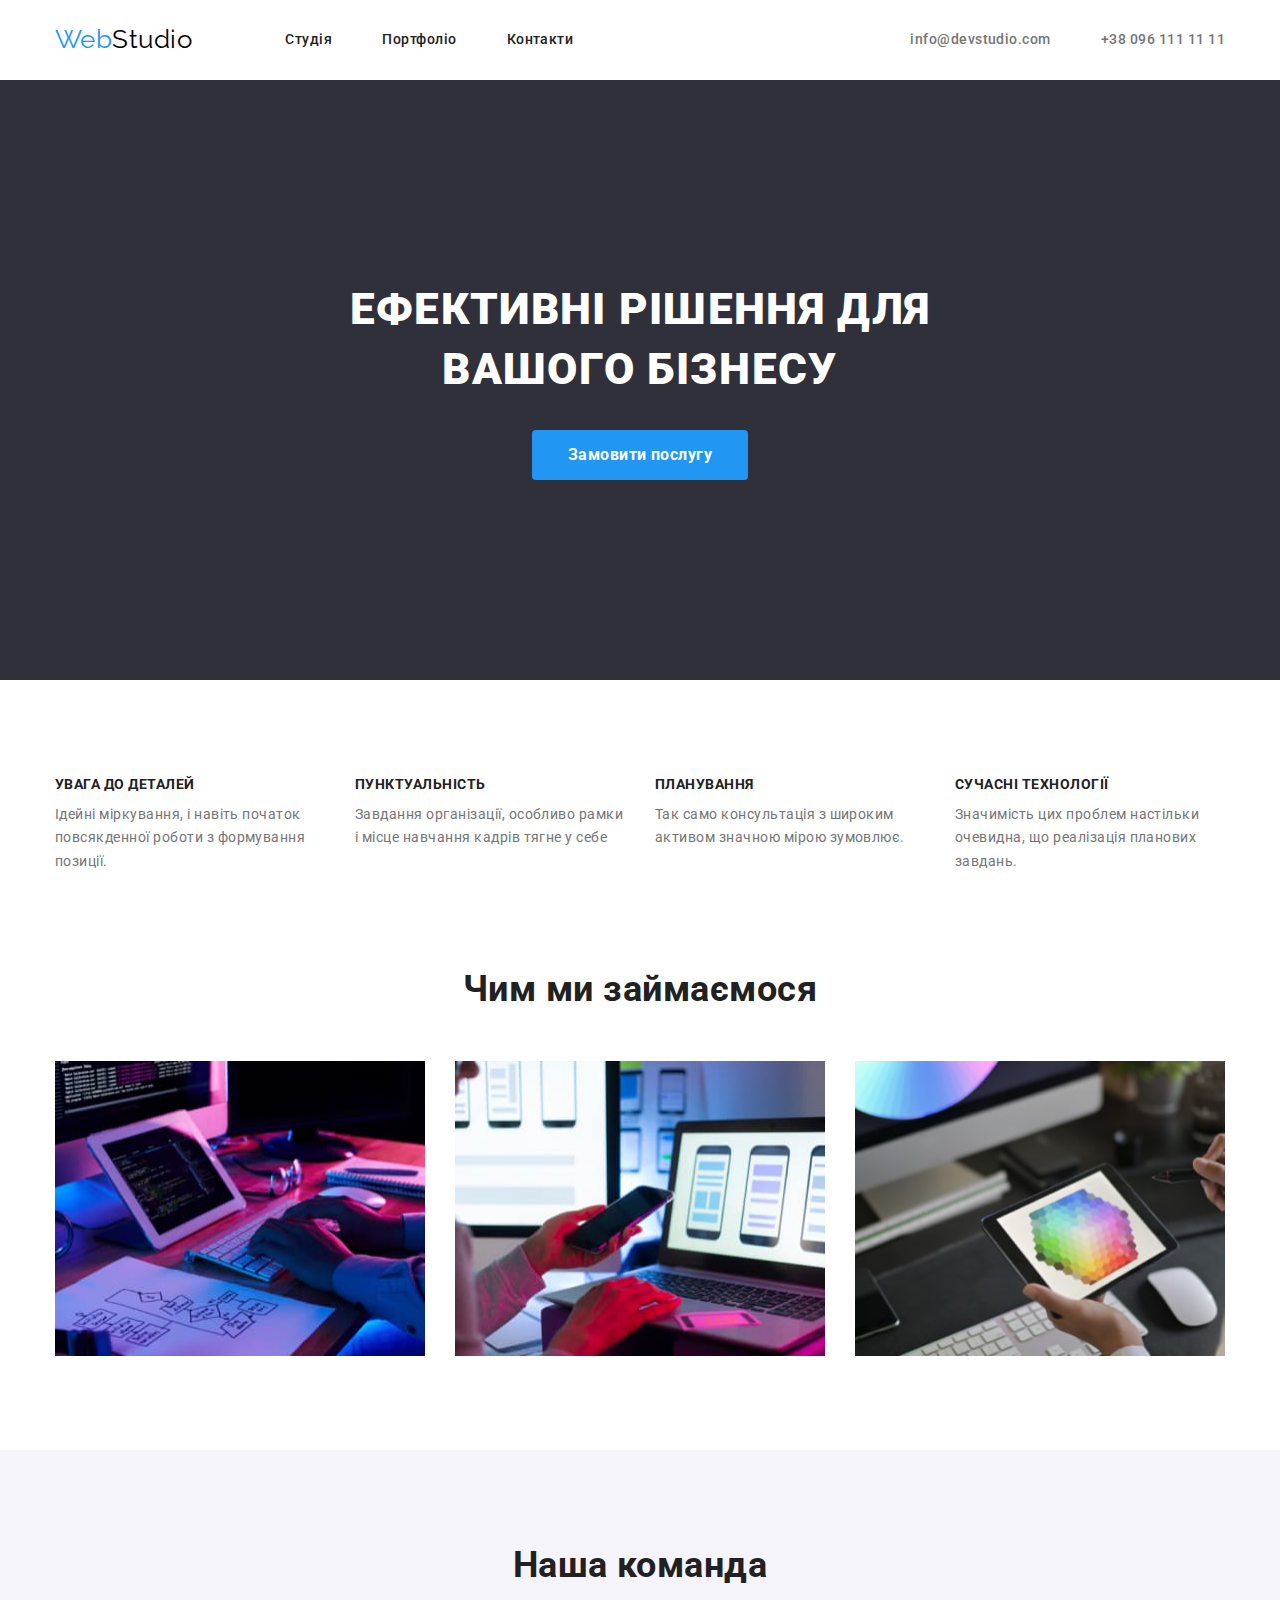
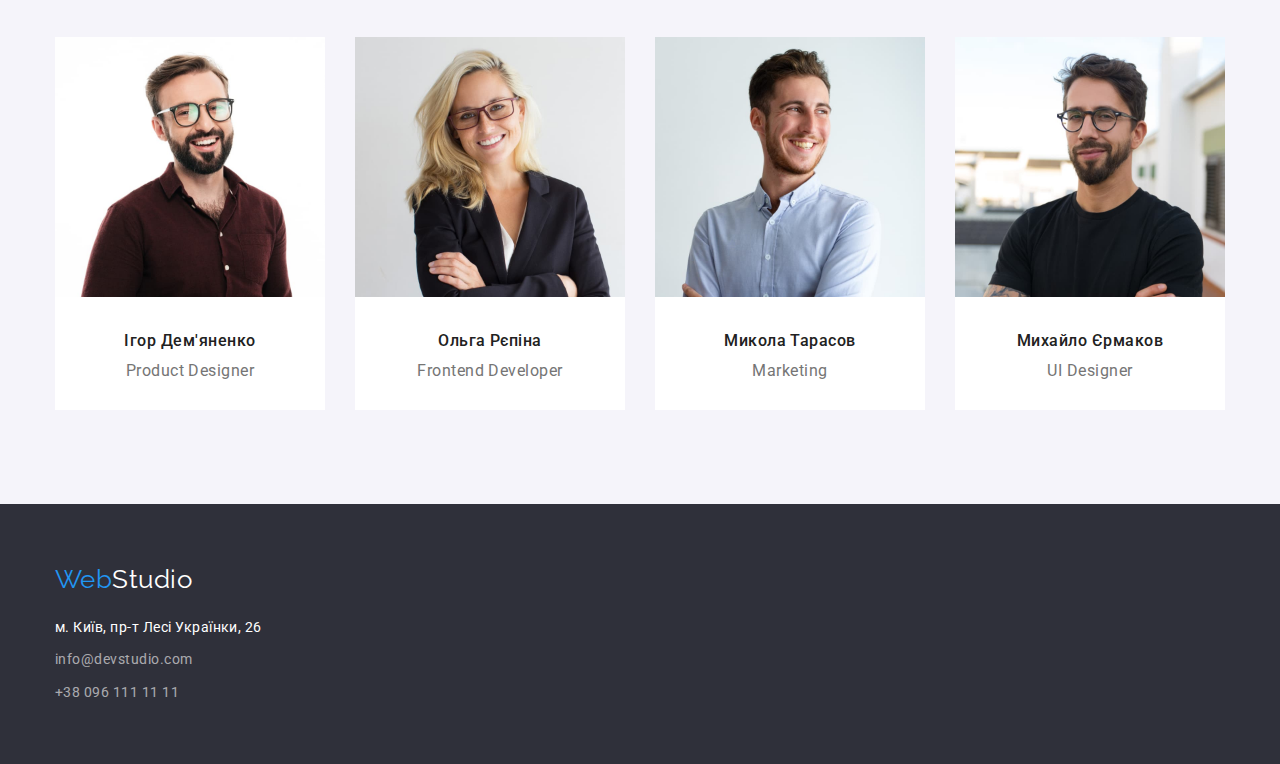
<file: index.html>
<!DOCTYPE html>
<html lang="uk">
<head>
    <meta charset="UTF-8">
    <meta http-equiv="X-UA-Compatible" content="IE=edge">
    <meta name="viewport" content="width=device-width, initial-scale=1.0">
    <title>WebStudio</title>
    <link rel="preconnect" href="https://fonts.googleapis.com">
<link rel="preconnect" href="https://fonts.gstatic.com" crossorigin>
<link href="https://fonts.googleapis.com/css2?family=Raleway:wght@700&family=Roboto:wght@400;500;700&display=swap" rel="stylesheet">
<link rel="stylesheet" href="https://cdnjs.cloudflare.com/ajax/libs/modern-normalize/1.1.0/modern-normalize.min.css" integrity="sha512-wpPYUAdjBVSE4KJnH1VR1HeZfpl1ub8YT/NKx4PuQ5NmX2tKuGu6U/JRp5y+Y8XG2tV+wKQpNHVUX03MfMFn9Q==" crossorigin="anonymous" referrerpolicy="no-referrer" />
    <link rel="stylesheet" href="./css/styles.css" />
</head>
<body>
    <div class="container">
        <header class="header">
          
                <nav>
                    <div class="nav-cont">
                    <a class="logo" href="./index.html">Web<span class="logo-studio">Studio</span></a>
                <ul class="menu list">
                    <li><a class="link" href="./index.html" style="text-decoration: none">Студія</a></li>
                    <li><a class="link" href="./portfilio.html" style="text-decoration: none">Портфоліо</a></li>
                    <li><a class="link " href="#" style="text-decoration: none">Контакти</a></li>
                </ul>
            </div>
                </nav>
                <div class="nav-cont">
                    <ul class="contact list">
                    <li><a class="items" href="mailto:info@devstudio.com" style="text-decoration: none">info@devstudio.com</a></li>
                    <li><a class="items" href="tel:380961111111" style="text-decoration: none">+38 096 111 11 11</a></li>
                </ul>
            </div>
        
        </header>
    </div>
    
<main class="main">
        <section class="hero">
            <div class="container">
            <h1 class="title-hero">Ефективні рішення для<br> вашого бізнесу</h1>
            <button type="button" class="btn"><span class="service">Замовити послугу</span></button>
        </div>
        </section>
        <div class="box-work">
            
    <section class="box section">
        <div class="container">
<h2 class="visually-hidden">Особливості</h2>
<ul class="special list">
    <li class="trait">
        <h3 class="title">УВАГА ДО ДЕТАЛЕЙ</h3>
        <p class="lead">Ідейні міркування, і навіть початок повсякденної роботи з формування позиції.</p>
    </li>
    <li class="trait">
        <h3 class="title">ПУНКТУАЛЬНІСТЬ</h3>
        <p class="lead">Завдання організації, особливо рамки і місце навчання кадрів тягне у себе</p>
    </li>
    <li class="trait">
     <h3 class="title">ПЛАНУВАННЯ</h3>
     <p class="lead">Так само консультація з широким активом значною мірою зумовлює.</p>
    </li>
<li class="trait">
    <h3 class="title">СУЧАСНІ ТЕХНОЛОГІЇ</h3>
    <p class="lead">Значимість цих проблем настільки очевидна, що реалізація планових завдань.</p>
</li>
</ul>
</div>
    </section>
    <section class="work section">
        <div class="container">
<h2 class="caption">Чим ми займаємося</h2>
<ul class="list">
<li class="images">
    <img src="./images/box1.jpg" alt="Приклад роботи" width="370" height="295">
</li>
<li class="images">
   <img src="./images/box2.jpg" alt="Приклад роботи" width="370" height="295">
</li>
<li class="images">
    <img src="./images/box3.jpg" alt="Приклад роботи" width="370" height="295">
</li>
</ul>
</div>
    </section>
    <section class="worker section">
        <div class="container">
        <h2 class="subject">Наша команда</h2>
        <ul class="workers list">
            <li class="items">
        <img src="./images/img.jpg" alt="Працівник" width="270" height="260">
        <div class="employee">
        <h3 class="name">Ігор Дем'яненко</h3>
        <p lang="en" class="post">Product Designer</p>
    </div>
            </li>
        <li class="items">
            <img src="./images/img1.jpg" alt="Працівник" width="270" height="260">
            <div class="employee">
            <h3 class="name">Ольга Рєпіна</h3>
            <p lang="en" class="post">Frontend Developer</p>
        </div>
        </li>
        <li class="items">
            <img src="./images/img2.jpg" alt="Працівник" width="270" height="260">
            <div class="employee">
            <h3 class="name">Микола Тарасов</h3>
            <p lang="en" class="post">Marketing</p>
        </div>
        </li>
        <li class="items">
            
            <img src="./images/img3.jpg" alt="Працівник" width="270" height="260">
            <div class="employee">
            <h3 class="name">Михайло Єрмаков</h3>
            <p lang="en" class="post">UI Designer</p>
        </div>
        </li>
        </ul>
    </div>
    </section>

</main>
</div>
<footer class="footer">
    <div class="container">
    <a class="logotype" href="./index.html" lang="en">Web<span class="studio">Studio</span></a>
    <address>
        <ul class="adress list">
          <li><a class="location" href="https://www.google.com/maps/place/%D0%B1%D1%83%D0%BB.+%D0%9B%D0%B5%D1%81%D0%B8+%D0%A3%D0%BA%D1%80%D0%B0%D0%B8%D0%BD%D0%BA%D0%B8,+26,+%D0%9A%D0%B8%D0%B5%D0%B2,+02000/@50.4265807,30.5361971,17z/data=!3m1!4b1!4m5!3m4!1s0x40d4cf0e033ecbe9:0x57a4dffefec77da0!8m2!3d50.4265807!4d30.5383858"
            target="_blank" rel="noopener noreferrer nofollow">м. Київ, пр-т Лесі Українки, 26</a></li>
          <li><a class="cont" href="mailto:info@devstudio.com">info@devstudio.com</a></li>
          <li><a class="cont" href="tel:380961111111">+38 096 111 11 11</a></li>
        </ul>
    </address>
</div>
</footer>
</body>
</html>
</file>
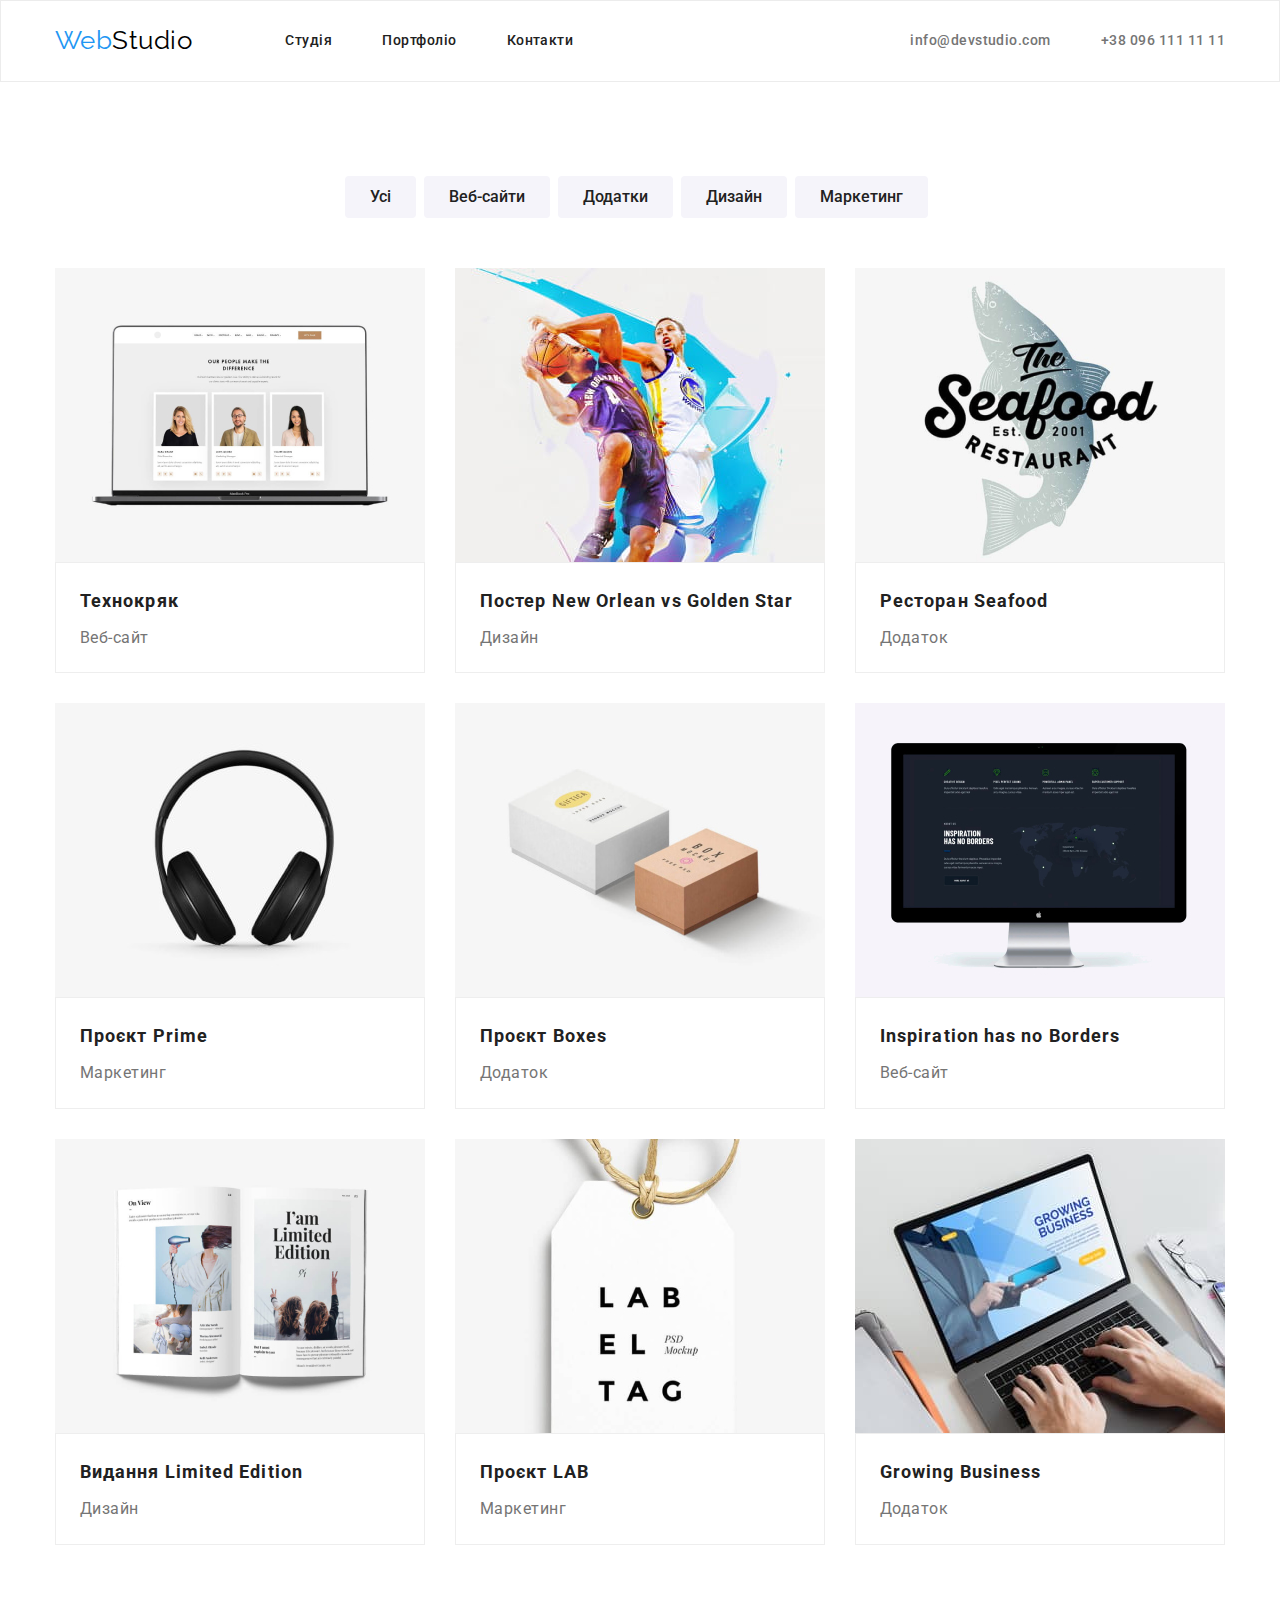
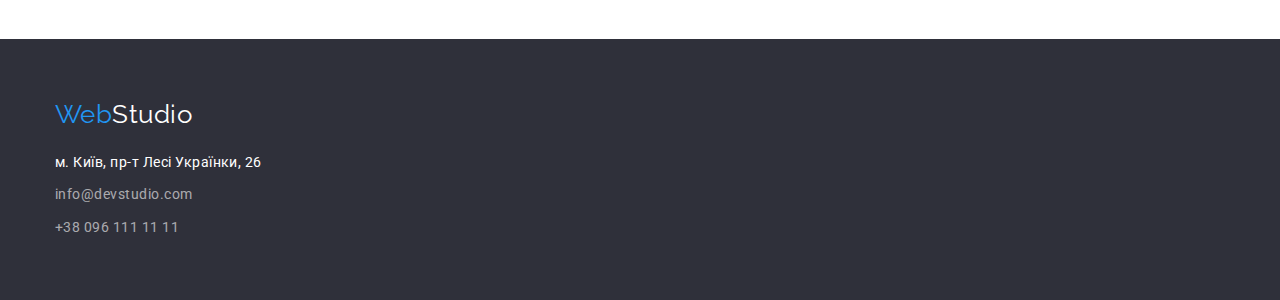
<file: portfilio.html>
<!DOCTYPE html>
<html lang="uk">
<head>
    <meta charset="UTF-8">
    <meta http-equiv="X-UA-Compatible" content="IE=edge">
    <meta name="viewport" content="width=device-width, initial-scale=1.0">
    <title>WebStudio</title>
    <link rel="preconnect" href="https://fonts.googleapis.com">
<link rel="preconnect" href="https://fonts.gstatic.com" crossorigin>
<link rel="stylesheet" href="https://cdnjs.cloudflare.com/ajax/libs/modern-normalize/1.1.0/modern-normalize.min.css" integrity="sha512-wpPYUAdjBVSE4KJnH1VR1HeZfpl1ub8YT/NKx4PuQ5NmX2tKuGu6U/JRp5y+Y8XG2tV+wKQpNHVUX03MfMFn9Q==" crossorigin="anonymous" referrerpolicy="no-referrer" />
<link rel="stylesheet" href="./css/styles.css" />
<link href="https://fonts.googleapis.com/css2?family=Raleway:wght@700&family=Roboto:wght@400;500;700&display=swap" rel="stylesheet">
    <link rel="stylesheet" href="./css/styles.css" />
</head>
<body>
    <div class="portfilio-header">
    <div class="container">
        <header class="header">
          
                <nav>
                    <div class="nav-cont">
                    <a class="logo" href="./index.html">Web<span class="logo-studio">Studio</span></a>
                <ul class="menu list">
                    <li><a class="link" href="./index.html" style="text-decoration: none">Студія</a></li>
                    <li><a class="link" href="./portfilio.html" style="text-decoration: none">Портфоліо</a></li>
                    <li><a class="link " href="#" style="text-decoration: none">Контакти</a></li>
                </ul>
            </div>
                </nav>
                <div class="nav-cont">
                    <ul class="contact list">
                    <li><a class="items" href="mailto:info@devstudio.com" style="text-decoration: none">info@devstudio.com</a></li>
                    <li><a class="items" href="tel:380961111111" style="text-decoration: none">+38 096 111 11 11</a></li>
                </ul>
            </div>
        
        </header>
    </div>
</div>
          <main>
            <section class="holder">
                <div class="container">
                <h1 class="visually-hidden">Роботи</h1>
<ul class="aside list">
    <li class="tack"><button type = "button" class="button">Усі</button></li>
    <li class="tack"><button type = "button" class="button">Веб-сайти</button></li>
    <li class="tack"><button type = "button" class="button">Додатки</button></li>
    <li class="tack"><button type = "button" class="button">Дизайн</button></li>
    <li class="tack"><button type = "button" class="button">Маркетинг</button></li>
</ul>
</div>
</section>
<section class="project-list">
<div class="container">
<ul class="project list">
    <li class="kub">
        <img class="picture" src="./images/1.jpg" alt="Технокряк" width="370" height="294">
        <div class="piece">
        <h3 class="subtitle">Технокряк</h3>
        <p class="desc">Веб-сайт</p>
    </div>
    </li>
    <li class="kub">
        <img class="picture" src="./images/2.jpg" alt="Постер" width="370" height="294">
        <div class="piece">
        <h3 class="subtitle">Постер <span lang="en">New Orlean vs Golden Star</span></h3>
        <p class="desc">Дизайн</p>
    </div>
    </li>
    <li class="kub">
        <img class="picture" src="./images/3.jpg" alt="Ресторан" width="370" height="294">
        <div class="piece">
        <h3 class="subtitle">Ресторан <span lang="en">Seafood</span></h3>
        <p class="desc">Додаток</p>
    </div>
    </li>
    <li class="kub">
        <img class="picture" src="./images/4.jpg" alt="Проєкт Prime" width="370" height="294">
        <div class="piece">
        <h3 class="subtitle">Проєкт <span lang="en">Prime</span></h3>
        <p class="desc">Маркетинг</p>
    </div>
    </li>
    <li class="kub">
        <img class="picture" src="./images/5.jpg" alt="Проєкт Boxes" width="370" height="294">
        <div class="piece">
        <h3 class="subtitle">Проєкт <span lang="en">Boxes</span></h3>
        <p class="desc">Додаток</p>
    </div>
    </li>
    <li class="kub">
        <img class="picture" src="./images/6.jpg" alt="Inspiration has no Borders" width="370" height="294">
        <div class="piece">
        <h3 class="subtitle"><span lang="en">Inspiration has no Borders</span></h3>
        <p class="desc">Веб-сайт</p>
    </div>
    </li>
    <li class="kub">
        <img class="picture" src="./images/7.jpg" alt="Limited Edition" width="370" height="294">
        <div class="piece">
        <h3 class="subtitle">Видання <span lang="en">Limited Edition</span></h3>
        <p class="desc">Дизайн</p>
    </div>
    </li>
    <li class="kub">
        <img class="picture" src="./images/8.jpg" alt="Проєкт LAB" width="370" height="294">
        <div class="piece">
        <h3 class="subtitle">Проєкт <span lang="en">LAB</span></h3>
        <p class="desc">Маркетинг</p>
    </div>
    </li>
    <li class="kub">
        <img class="picture" src="./images/9.jpg" alt="Growing Business" width="370" height="294">
        <div class="piece">
        <h3 class="subtitle"><span lang="en">Growing Business</span></h3>
        <p class="desc">Додаток</p>
    </div>
    </li>
</ul>
</div>
</section>
          </main>
          <footer class="footer">
            <div class="container">
            <a class="logotype" href="./index.html" lang="en">Web<span class="studio">Studio</span></a>
            <address>
                <ul class="adress list">
                  <li><a class="location" href="https://www.google.com/maps/place/%D0%B1%D1%83%D0%BB.+%D0%9B%D0%B5%D1%81%D0%B8+%D0%A3%D0%BA%D1%80%D0%B0%D0%B8%D0%BD%D0%BA%D0%B8,+26,+%D0%9A%D0%B8%D0%B5%D0%B2,+02000/@50.4265807,30.5361971,17z/data=!3m1!4b1!4m5!3m4!1s0x40d4cf0e033ecbe9:0x57a4dffefec77da0!8m2!3d50.4265807!4d30.5383858"
                    target="_blank" rel="noopener noreferrer nofollow">м. Київ, пр-т Лесі Українки, 26</a></li>
                  <li><a class="cont" href="mailto:info@devstudio.com">info@devstudio.com</a></li>
                  <li><a class="cont" href="tel:380961111111">+38 096 111 11 11</a></li>
                </ul>
            </address>
        </div>
        </footer>
        </body>

</html>
</file>
<file: css/styles.css>
*{
    margin:0;
    padding: 0;
    box-sizing: border-box;
}
:root{
    --primary-text-color:#757575;
    --title-text-color:#000000;
    --accent-color:#2196F3;
    --occasional-color:#FFFFFF;
    --base-color:#212121;
    --header-footer-color:#2F303A;
    --background-color:#F5F4FA;
    --project--color:#F5F5F5;
}
body {
font-family: 'Roboto', sans-serif;
letter-spacing: 0.03em;
}
.list{
    list-style-type: none;
}
.container{
    width: 1200px;
    padding-left: 15px;
    padding-right: 15px;
    margin: 0 auto;
}
.nav-cont{
    display: flex;
    text-align: center;
}
.header{
    display: flex;
    justify-content: space-between;
    background-color: var(--occasional-color);
}
.logo{
    display: inline-block;
font-family: 'Raleway';
color: var(--accent-color);
text-decoration:none;
font-size: 26px;
line-height: 1.2;
margin-right: 93px;
margin-top: 24px;
}

.logo-studio{
    color:var(--title-text-color);
}

.menu{
display: flex;
gap: 50px;

}
.menu .link{
    display: inline-block;
color: var(--base-color);
font-weight: 500;
font-size: 14px;
line-height: 1.14;
padding-bottom: 32px;
padding-top: 32px;
}

.menu .link:hover,
.menu .link:focus{
    color:var(--accent-color);
}

.contact{
    display: flex;
    margin: auto;
    gap:50px;
}
.contact .items{
    display: inline-block;
    color: var(--primary-text-color);
    font-weight: 500;
    font-size: 14px;
line-height: 1.14;
padding-top: 32px;
padding-bottom: 32px;
}
.contact .items:hover,
.contact .items:focus{
    color: var(--accent-color);
}

.section{
    padding-top: 94px;
    padding-bottom: 94px;
}
.work{
    padding-top: 0;
}

.hero{
    background-color:var(--header-footer-color);
    text-align: center;
    padding-top: 200px;
    padding-bottom: 200px;
}
.hero .title-hero{
    display:block;
    color:var(--occasional-color);
    font-weight: 900;
font-size: 44px;
line-height: 1.36;
text-transform: uppercase;
letter-spacing: 0.03em;
}
.hero .btn{
    display: inline-block;
    cursor: pointer;
    font-family: inherit;
    background-color: var(--accent-color);
    color: var(--occasional-color);
    border-color: transparent;
    border-radius: 4px;
    font-weight: 700;
    font-size: 16px;
    width: 216px;
    min-height: 50px;
line-height: 1.87;
margin-top: 30px;
letter-spacing: 0.03em;
} 

.box-work{
    background-color: var(--occasional-color) ;
}
.visually-hidden{
    position: absolute;
    white-space: nowrap;
    width: 1px;
    height: 1px;
    overflow: hidden;
    border: 0;
    padding: 0;
    clip: rect(0 0 0 0);
    clip-path: inset(50%);
    margin: -1px;
    
}

.special{
    display: flex;
    width: 270px;
}
.trait{
    margin-right: 30px;
    text-align: left;
}

.special .title{
    display: inline-block;
font-weight: 700;
font-size: 14px;
line-height: 1.14;
color:var(--base-color);
width: 270px;
margin-bottom: 10px;
}

.special .lead{
font-size: 14px;
line-height: 1.7;
color:var(--primary-text-color);
}
.work .caption{
font-weight: 700;
font-size: 36px;
line-height: 1.2;
text-align: center;
color:var(--base-color);
margin-bottom: 50px;
}
.work .list{
    display: flex;
    gap: 30px;
    }
.work .images{
    display:block;
    max-height: 295px;
}
.worker{
    background-color:var(--background-color);
}
.worker .subject{
font-weight: 700;
font-size: 36px;
line-height: 1.2;
color:var(--base-color);
margin-bottom: 50px;
text-align: center;
}
.workers{
    display: flex;
gap: 30px;
}
.employee{
    text-align: center;
    padding-top: 30px;
    padding-bottom: 30px;
}
.worker .name{
    font-weight: 500;
font-size: 16px;
line-height: 1.2;
color:var(--base-color);
margin-bottom: 10px;
}
.worker .items{
background-color: var(--occasional-color);
}
.worker .post{
font-size: 16px;
line-height: 1.2;
color:var(--primary-text-color);
}
.logotype{
    display: inline-block;
    font-family: 'Raleway';
    color: var(--accent-color);
    text-decoration:none;
    font-size: 26px;
    line-height: 1.2; 
}
.logotype .studio{
    display: inline-block;
    color: var(--occasional-color);
}
.footer{
    background-color: var(--header-footer-color);
    text-align: left;
    padding-top: 60px;
    padding-bottom: 60px;
}
.portfilio-header{
    border: 1px solid #ECECEC;
}
.adress .location{
    display: inline-block;
    text-decoration:none;
    font-style: normal;
font-size: 14px;
line-height: 24px;
color:var(--occasional-color);
margin-top: 20px;
}
.adress .cont{
    display: inline-block;
    text-decoration:none;
    font-style: normal;
font-size: 14px;
line-height: 1.7;
color: rgba(255, 255, 255, 0.6);
margin-top: 9px;
}

.adress .cont:hover,
.adress .cont:focus{
    color:var(--accent-color);
}
.aside{
   display:flex;
   justify-content: center;
    background-color: var(--occasional-color);
    text-align: center;
    padding-top: 94px;
    margin-bottom: 50px;
}

.aside .button{
    display: inline-block;
    cursor: pointer;
    font-family: inherit;
    background-color:var(--background-color);
    color:var(--base-color) ;
    border-color: transparent;
    text-align: center;
    border-radius: 4px;
    font-weight: 500;
    font-size: 16px;
line-height: 1.6;
padding: 6px 23px;
margin-right: 8px;
}

.aside .button:hover,
.aside .button:focus{
    background-color:var(--accent-color);
    color:var(--occasional-color);
}
.project{
    display:flex;
    flex-wrap: wrap;
    background-color: var(--occasional-color);
    text-align: left;
}
.kub{
    width: 370px;
    margin-right: 30px;
   margin-bottom: 30px;
    background-color: var(--occasional-color);
   
}
.kub:nth-child(3n){
    margin-right: 0;
}
.kub:nth-last-child(-n + 3){
    margin-bottom: 94px;
}
.piece{
    padding: 20px 24px;
    border: 1px solid #EEEEEE;
}
.picture{
    display: block;
    max-height: 294px;
}
.kub .subtitle{
font-weight: 700;
font-size: 18px;
line-height: 2;
letter-spacing: 0.06em;
color:var(--base-color);
}
.kub .desc{
    font-size: 16px;
    line-height: 1.87;
    color:var(--primary-text-color);
    margin-top: 4px;
}
</file>
